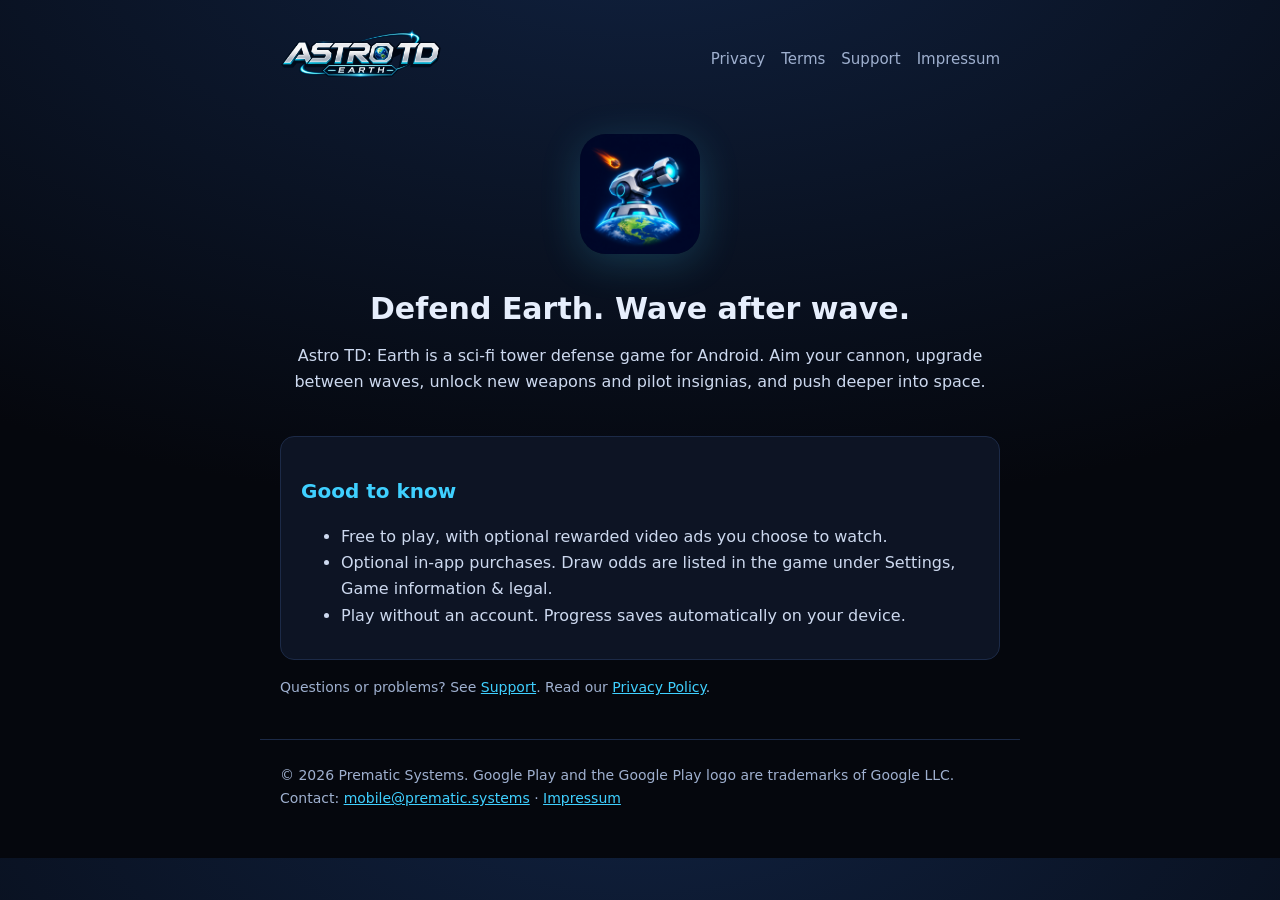
<file: index.html>
<!doctype html><html lang="en"><head><meta charset="utf-8"><meta name="viewport" content="width=device-width,initial-scale=1">
<title>Astro TD: Earth</title><meta name="description" content="Astro TD: Earth is a sci-fi tower defense game. Defend Earth from asteroids, comets and alien raiders."><link rel="icon" href="icon.png"><link rel="stylesheet" href="style.css"></head><body>
<header><a href="index.html"><img src="logo.webp" alt="Astro TD: Earth"></a><nav><a href="privacy.html">Privacy</a><a href="terms.html">Terms</a><a href="support.html">Support</a><a href="impressum.html">Impressum</a></nav></header><main>
<section class="hero"><img class="icon" src="icon.png" alt="Astro TD: Earth icon"><h1>Defend Earth. Wave after wave.</h1>
<p>Astro TD: Earth is a sci-fi tower defense game for Android. Aim your cannon, upgrade between waves, unlock new weapons and pilot insignias, and push deeper into space.</p>
</section>
<div class="card"><h2>Good to know</h2><ul>
<li>Free to play, with optional rewarded video ads you choose to watch.</li>
<li>Optional in-app purchases. Draw odds are listed in the game under Settings, Game information &amp; legal.</li>
<li>Play without an account. Progress saves automatically on your device.</li></ul></div>
<p class="muted">Questions or problems? See <a href="support.html">Support</a>. Read our <a href="privacy.html">Privacy Policy</a>.</p>
</main><footer>© 2026 Prematic Systems. Google Play and the Google Play logo are trademarks of Google LLC.<br>Contact: <a href="mailto:mobile@prematic.systems">mobile@prematic.systems</a> · <a href="impressum.html">Impressum</a></footer></body></html>
</file>
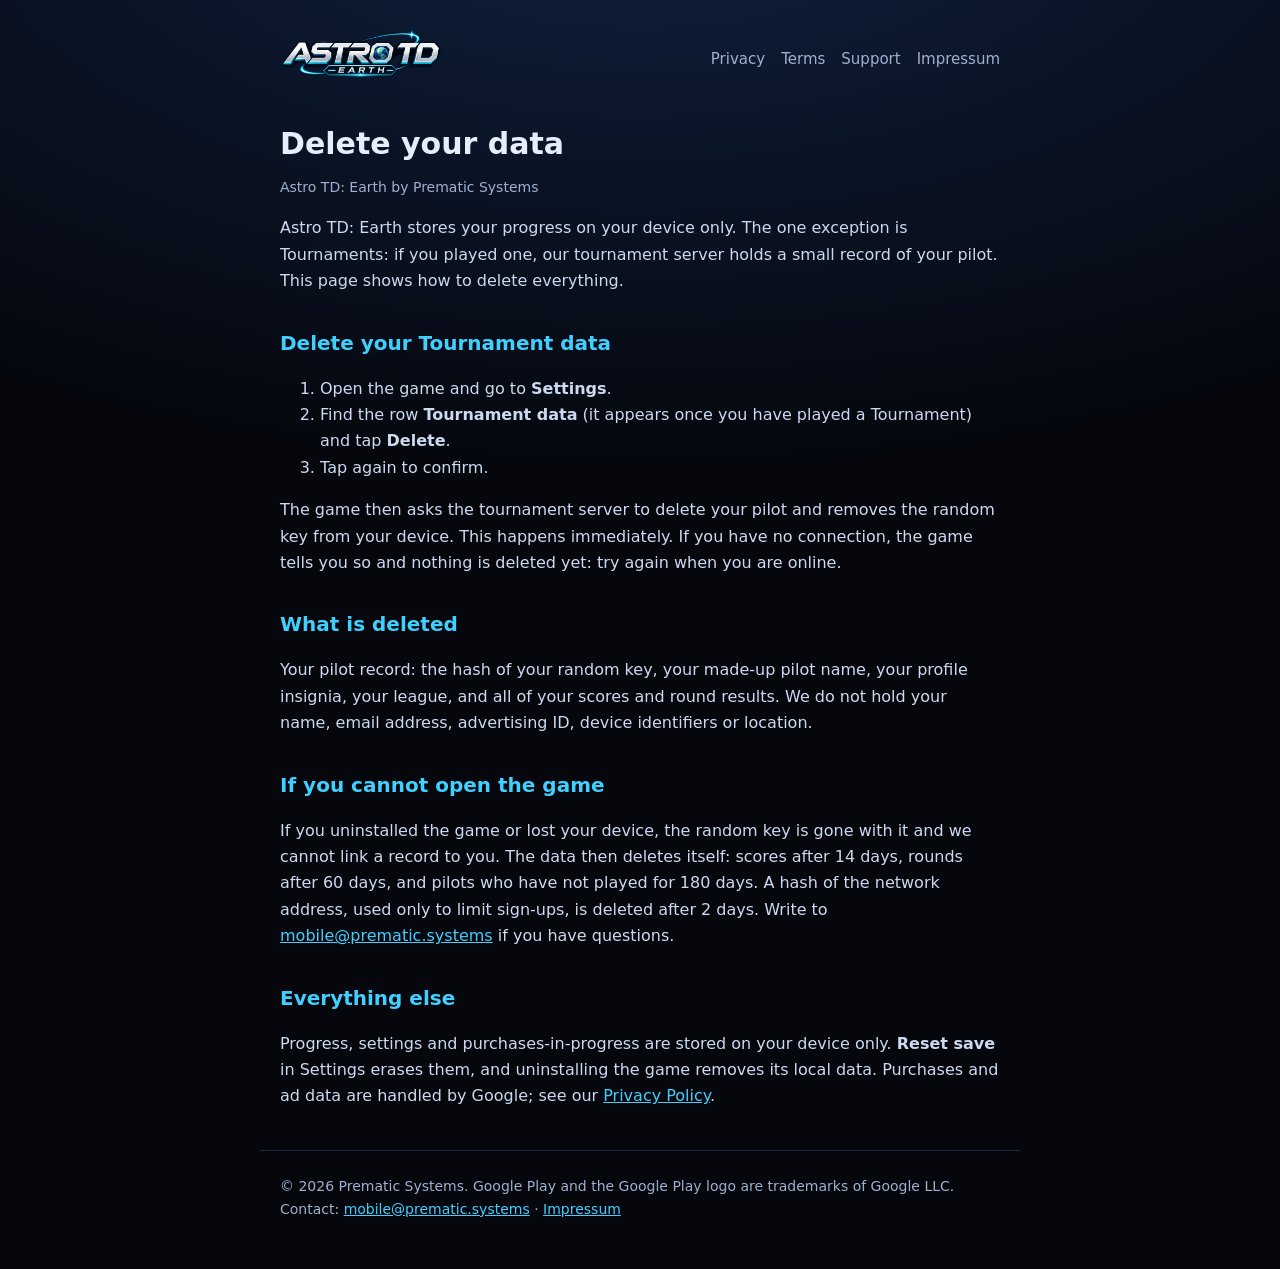
<file: delete-data.html>
<!doctype html><html lang="en"><head><meta charset="utf-8"><meta name="viewport" content="width=device-width,initial-scale=1">
<title>Delete your data · Astro TD: Earth</title><meta name="description" content="How to delete the data Astro TD: Earth stores about you."><link rel="icon" href="icon.png"><link rel="stylesheet" href="style.css"></head><body>
<header><a href="index.html"><img src="logo.webp" alt="Astro TD: Earth"></a><nav><a href="privacy.html">Privacy</a><a href="terms.html">Terms</a><a href="support.html">Support</a><a href="impressum.html">Impressum</a></nav></header><main>
<h1>Delete your data</h1><p class="muted">Astro TD: Earth by Prematic Systems</p>
<p>Astro TD: Earth stores your progress on your device only. The one exception is Tournaments: if you played one, our tournament server holds a small record of your pilot. This page shows how to delete everything.</p>
<h2>Delete your Tournament data</h2>
<ol>
<li>Open the game and go to <b>Settings</b>.</li>
<li>Find the row <b>Tournament data</b> (it appears once you have played a Tournament) and tap <b>Delete</b>.</li>
<li>Tap again to confirm.</li>
</ol>
<p>The game then asks the tournament server to delete your pilot and removes the random key from your device. This happens immediately. If you have no connection, the game tells you so and nothing is deleted yet: try again when you are online.</p>
<h2>What is deleted</h2>
<p>Your pilot record: the hash of your random key, your made-up pilot name, your profile insignia, your league, and all of your scores and round results. We do not hold your name, email address, advertising ID, device identifiers or location.</p>
<h2>If you cannot open the game</h2>
<p>If you uninstalled the game or lost your device, the random key is gone with it and we cannot link a record to you. The data then deletes itself: scores after 14 days, rounds after 60 days, and pilots who have not played for 180 days. A hash of the network address, used only to limit sign-ups, is deleted after 2 days. Write to <a href="mailto:mobile@prematic.systems">mobile@prematic.systems</a> if you have questions.</p>
<h2>Everything else</h2>
<p>Progress, settings and purchases-in-progress are stored on your device only. <b>Reset save</b> in Settings erases them, and uninstalling the game removes its local data. Purchases and ad data are handled by Google; see our <a href="privacy.html">Privacy Policy</a>.</p>
</main><footer>© 2026 Prematic Systems. Google Play and the Google Play logo are trademarks of Google LLC.<br>Contact: <a href="mailto:mobile@prematic.systems">mobile@prematic.systems</a> · <a href="impressum.html">Impressum</a></footer></body></html>
</file>
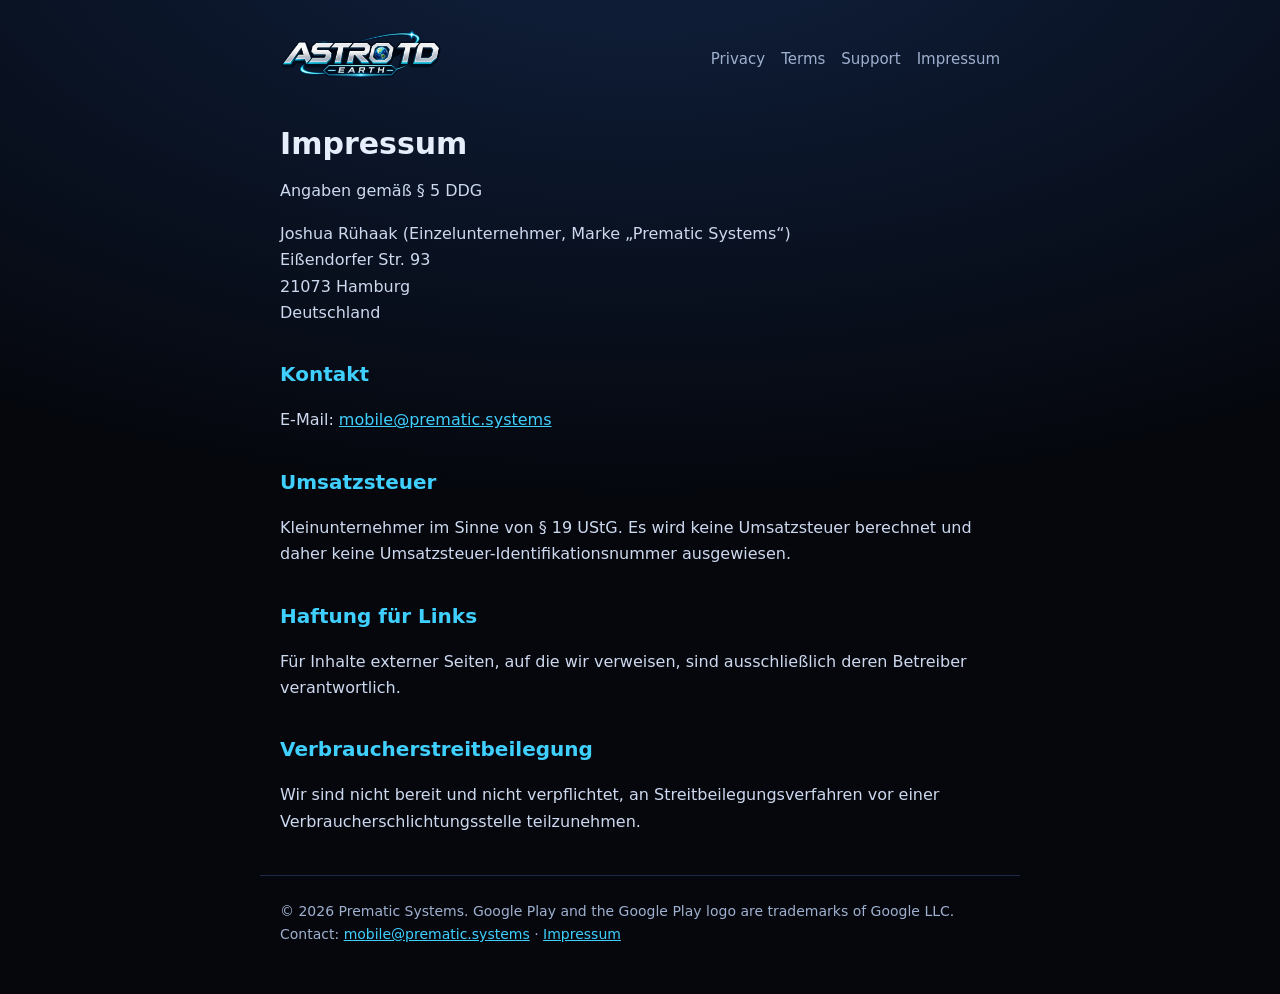
<file: impressum.html>
<!doctype html><html lang="de"><head><meta charset="utf-8"><meta name="viewport" content="width=device-width,initial-scale=1">
<title>Impressum · Astro TD: Earth</title><meta name="robots" content="noindex"><link rel="icon" href="icon.png"><link rel="stylesheet" href="style.css"></head><body>
<header><a href="index.html"><img src="logo.webp" alt="Astro TD: Earth"></a><nav><a href="privacy.html">Privacy</a><a href="terms.html">Terms</a><a href="support.html">Support</a><a href="impressum.html">Impressum</a></nav></header><main>
<h1>Impressum</h1>
<p>Angaben gemäß § 5 DDG</p>
<p>Joshua Rühaak (Einzelunternehmer, Marke „Prematic Systems“)<br>Eißendorfer Str. 93<br>21073 Hamburg<br>Deutschland</p>
<h2>Kontakt</h2>
<p>E-Mail: <a href="mailto:mobile@prematic.systems">mobile@prematic.systems</a></p>
<h2>Umsatzsteuer</h2>
<p>Kleinunternehmer im Sinne von § 19 UStG. Es wird keine Umsatzsteuer berechnet und daher keine Umsatzsteuer-Identifikationsnummer ausgewiesen.</p>
<h2>Haftung für Links</h2>
<p>Für Inhalte externer Seiten, auf die wir verweisen, sind ausschließlich deren Betreiber verantwortlich.</p>
<h2>Verbraucherstreitbeilegung</h2>
<p>Wir sind nicht bereit und nicht verpflichtet, an Streitbeilegungsverfahren vor einer Verbraucherschlichtungsstelle teilzunehmen.</p>
</main><footer>© 2026 Prematic Systems. Google Play and the Google Play logo are trademarks of Google LLC.<br>Contact: <a href="mailto:mobile@prematic.systems">mobile@prematic.systems</a> · <a href="impressum.html">Impressum</a></footer></body></html>
</file>
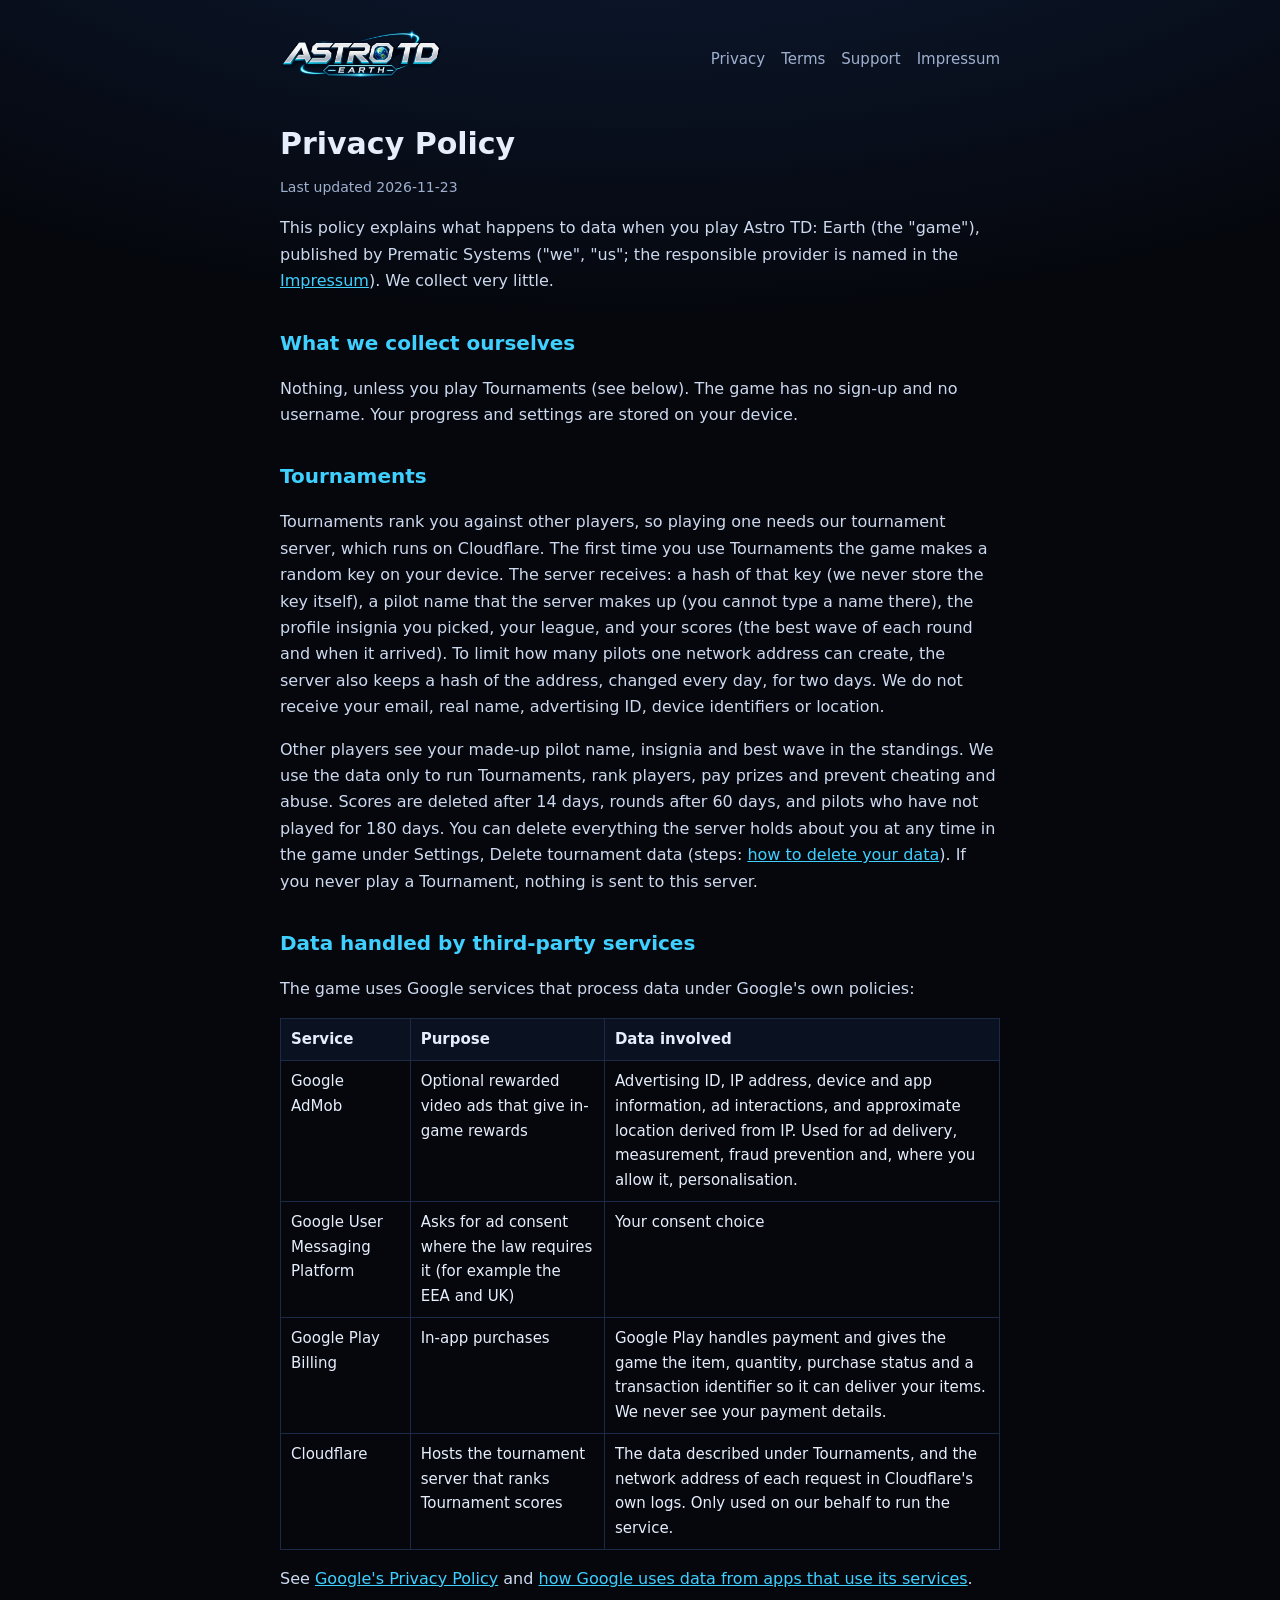
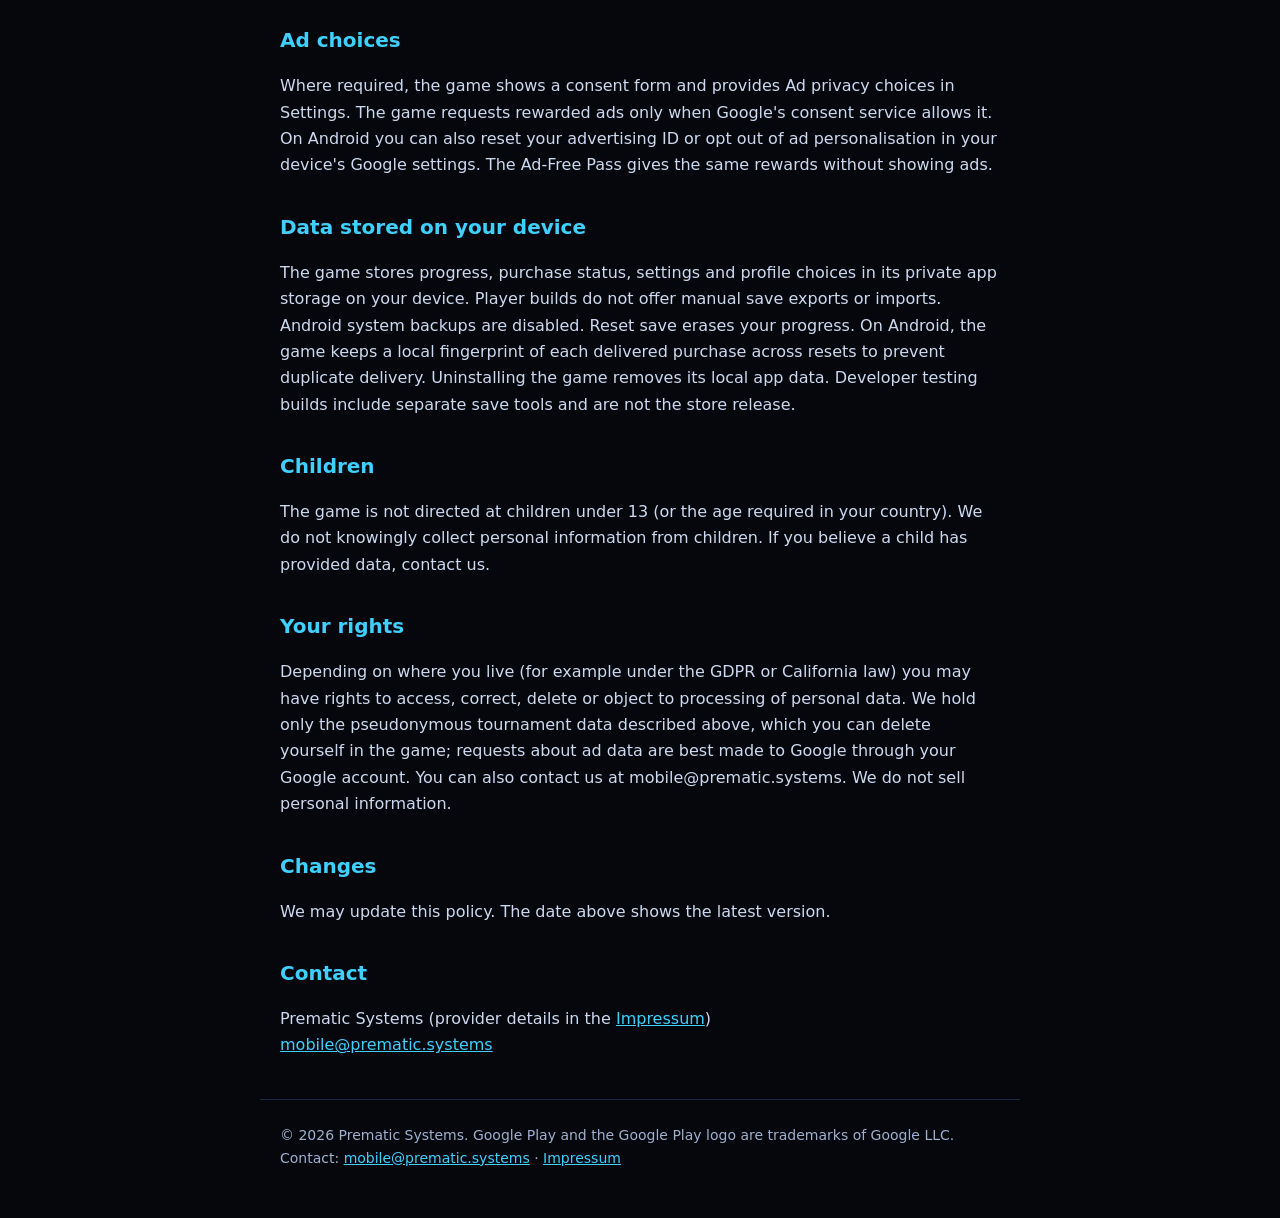
<file: privacy.html>
<!doctype html><html lang="en"><head><meta charset="utf-8"><meta name="viewport" content="width=device-width,initial-scale=1">
<title>Privacy Policy · Astro TD: Earth</title><meta name="description" content="How Astro TD: Earth handles your data."><link rel="icon" href="icon.png"><link rel="stylesheet" href="style.css"></head><body>
<header><a href="index.html"><img src="logo.webp" alt="Astro TD: Earth"></a><nav><a href="privacy.html">Privacy</a><a href="terms.html">Terms</a><a href="support.html">Support</a><a href="impressum.html">Impressum</a></nav></header><main>
<h1>Privacy Policy</h1><p class="muted">Last updated 2026-11-23</p>
<p>This policy explains what happens to data when you play Astro TD: Earth (the "game"), published by Prematic Systems ("we", "us"; the responsible provider is named in the <a href="impressum.html">Impressum</a>). We collect very little.</p>
<h2>What we collect ourselves</h2>
<p>Nothing, unless you play Tournaments (see below). The game has no sign-up and no username. Your progress and settings are stored on your device.</p>
<h2>Tournaments</h2>
<p>Tournaments rank you against other players, so playing one needs our tournament server, which runs on Cloudflare. The first time you use Tournaments the game makes a random key on your device. The server receives: a hash of that key (we never store the key itself), a pilot name that the server makes up (you cannot type a name there), the profile insignia you picked, your league, and your scores (the best wave of each round and when it arrived). To limit how many pilots one network address can create, the server also keeps a hash of the address, changed every day, for two days. We do not receive your email, real name, advertising ID, device identifiers or location.</p>
<p>Other players see your made-up pilot name, insignia and best wave in the standings. We use the data only to run Tournaments, rank players, pay prizes and prevent cheating and abuse. Scores are deleted after 14 days, rounds after 60 days, and pilots who have not played for 180 days. You can delete everything the server holds about you at any time in the game under Settings, Delete tournament data (steps: <a href="delete-data.html">how to delete your data</a>). If you never play a Tournament, nothing is sent to this server.</p>
<h2>Data handled by third-party services</h2>
<p>The game uses Google services that process data under Google's own policies:</p>
<table><tr><th>Service</th><th>Purpose</th><th>Data involved</th></tr>
<tr><td>Google AdMob</td><td>Optional rewarded video ads that give in-game rewards</td><td>Advertising ID, IP address, device and app information, ad interactions, and approximate location derived from IP. Used for ad delivery, measurement, fraud prevention and, where you allow it, personalisation.</td></tr>
<tr><td>Google User Messaging Platform</td><td>Asks for ad consent where the law requires it (for example the EEA and UK)</td><td>Your consent choice</td></tr>
<tr><td>Google Play Billing</td><td>In-app purchases</td><td>Google Play handles payment and gives the game the item, quantity, purchase status and a transaction identifier so it can deliver your items. We never see your payment details.</td></tr>
<tr><td>Cloudflare</td><td>Hosts the tournament server that ranks Tournament scores</td><td>The data described under Tournaments, and the network address of each request in Cloudflare's own logs. Only used on our behalf to run the service.</td></tr>
</table>
<p>See <a href="https://policies.google.com/privacy">Google's Privacy Policy</a> and <a href="https://policies.google.com/technologies/partner-sites">how Google uses data from apps that use its services</a>.</p>
<h2>Ad choices</h2>
<p>Where required, the game shows a consent form and provides Ad privacy choices in Settings. The game requests rewarded ads only when Google's consent service allows it. On Android you can also reset your advertising ID or opt out of ad personalisation in your device's Google settings. The Ad-Free Pass gives the same rewards without showing ads.</p>
<h2>Data stored on your device</h2>
<p>The game stores progress, purchase status, settings and profile choices in its private app storage on your device. Player builds do not offer manual save exports or imports. Android system backups are disabled. Reset save erases your progress. On Android, the game keeps a local fingerprint of each delivered purchase across resets to prevent duplicate delivery. Uninstalling the game removes its local app data. Developer testing builds include separate save tools and are not the store release.</p>
<h2>Children</h2>
<p>The game is not directed at children under 13 (or the age required in your country). We do not knowingly collect personal information from children. If you believe a child has provided data, contact us.</p>
<h2>Your rights</h2>
<p>Depending on where you live (for example under the GDPR or California law) you may have rights to access, correct, delete or object to processing of personal data. We hold only the pseudonymous tournament data described above, which you can delete yourself in the game; requests about ad data are best made to Google through your Google account. You can also contact us at mobile@prematic.systems. We do not sell personal information.</p>
<h2>Changes</h2>
<p>We may update this policy. The date above shows the latest version.</p>
<h2>Contact</h2><p>Prematic Systems (provider details in the <a href="impressum.html">Impressum</a>)<br><a href="mailto:mobile@prematic.systems">mobile@prematic.systems</a></p>
</main><footer>© 2026 Prematic Systems. Google Play and the Google Play logo are trademarks of Google LLC.<br>Contact: <a href="mailto:mobile@prematic.systems">mobile@prematic.systems</a> · <a href="impressum.html">Impressum</a></footer></body></html>
</file>
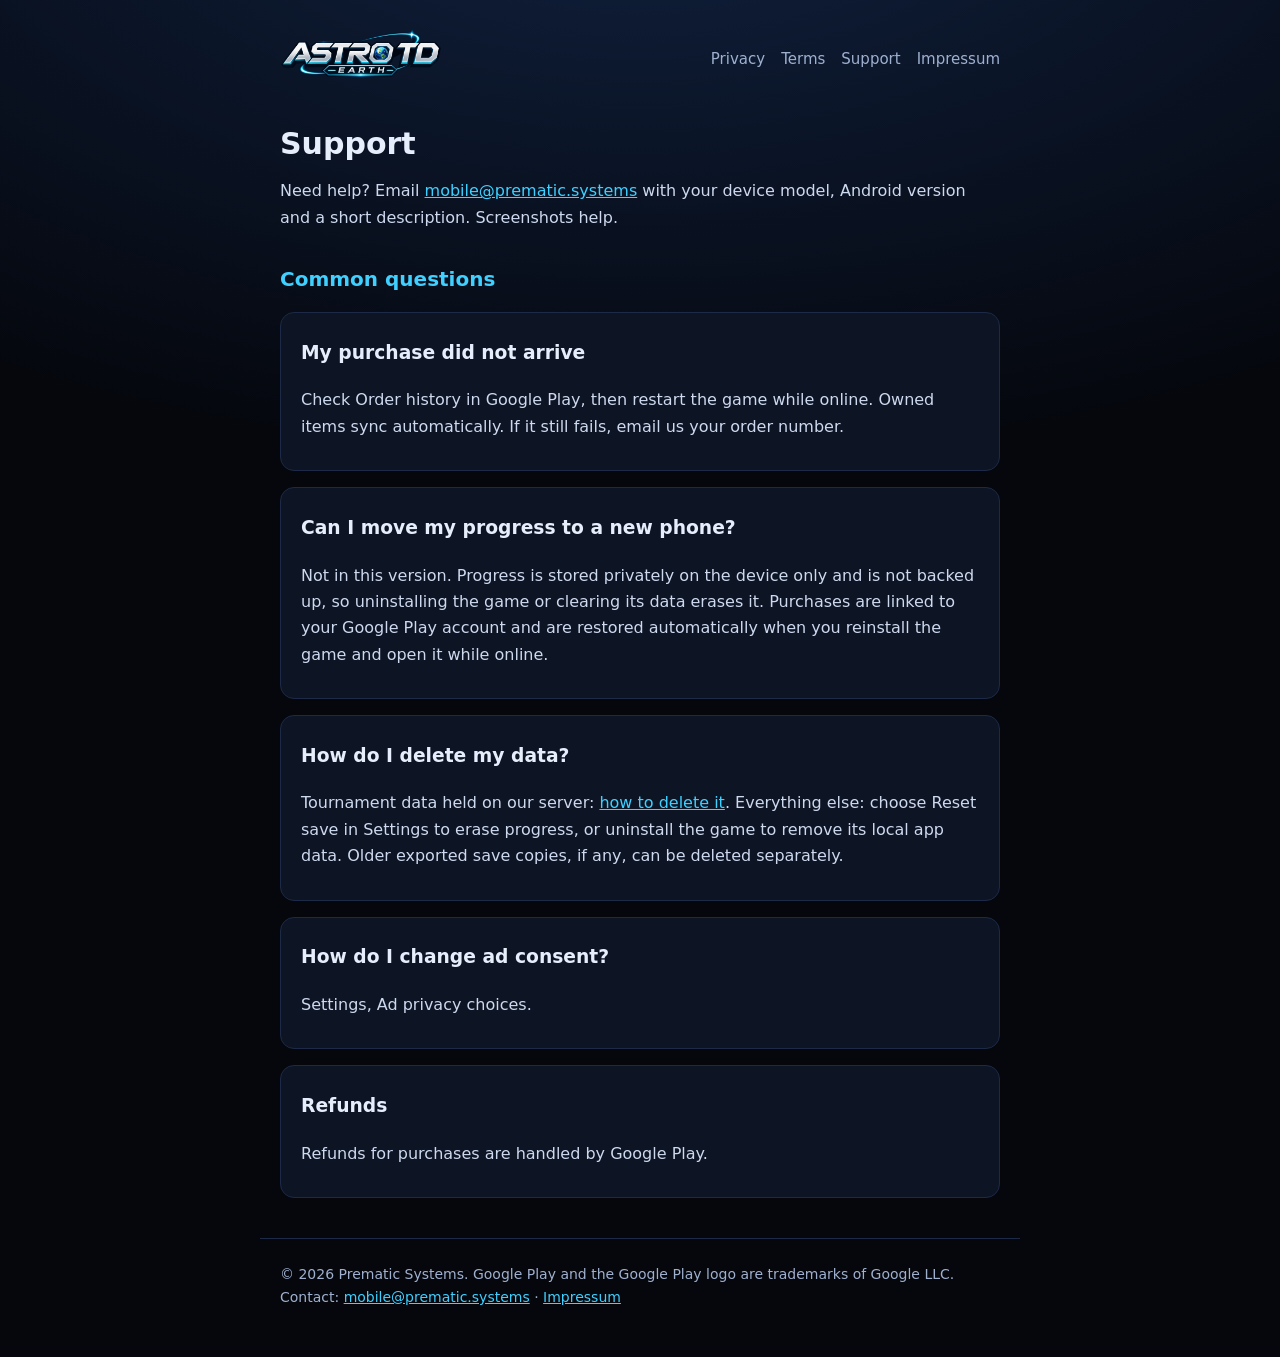
<file: support.html>
<!doctype html><html lang="en"><head><meta charset="utf-8"><meta name="viewport" content="width=device-width,initial-scale=1">
<title>Support · Astro TD: Earth</title><meta name="description" content="Help and contact for Astro TD: Earth."><link rel="icon" href="icon.png"><link rel="stylesheet" href="style.css"></head><body>
<header><a href="index.html"><img src="logo.webp" alt="Astro TD: Earth"></a><nav><a href="privacy.html">Privacy</a><a href="terms.html">Terms</a><a href="support.html">Support</a><a href="impressum.html">Impressum</a></nav></header><main>
<h1>Support</h1>
<p>Need help? Email <a href="mailto:mobile@prematic.systems">mobile@prematic.systems</a> with your device model, Android version and a short description. Screenshots help.</p>
<h2>Common questions</h2>
<div class="card"><h3>My purchase did not arrive</h3><p>Check Order history in Google Play, then restart the game while online. Owned items sync automatically. If it still fails, email us your order number.</p></div>
<div class="card"><h3>Can I move my progress to a new phone?</h3><p>Not in this version. Progress is stored privately on the device only and is not backed up, so uninstalling the game or clearing its data erases it. Purchases are linked to your Google Play account and are restored automatically when you reinstall the game and open it while online.</p></div>
<div class="card"><h3>How do I delete my data?</h3><p>Tournament data held on our server: <a href="delete-data.html">how to delete it</a>. Everything else: choose Reset save in Settings to erase progress, or uninstall the game to remove its local app data. Older exported save copies, if any, can be deleted separately.</p></div>
<div class="card"><h3>How do I change ad consent?</h3><p>Settings, Ad privacy choices.</p></div>
<div class="card"><h3>Refunds</h3><p>Refunds for purchases are handled by Google Play.</p></div>
</main><footer>© 2026 Prematic Systems. Google Play and the Google Play logo are trademarks of Google LLC.<br>Contact: <a href="mailto:mobile@prematic.systems">mobile@prematic.systems</a> · <a href="impressum.html">Impressum</a></footer></body></html>
</file>
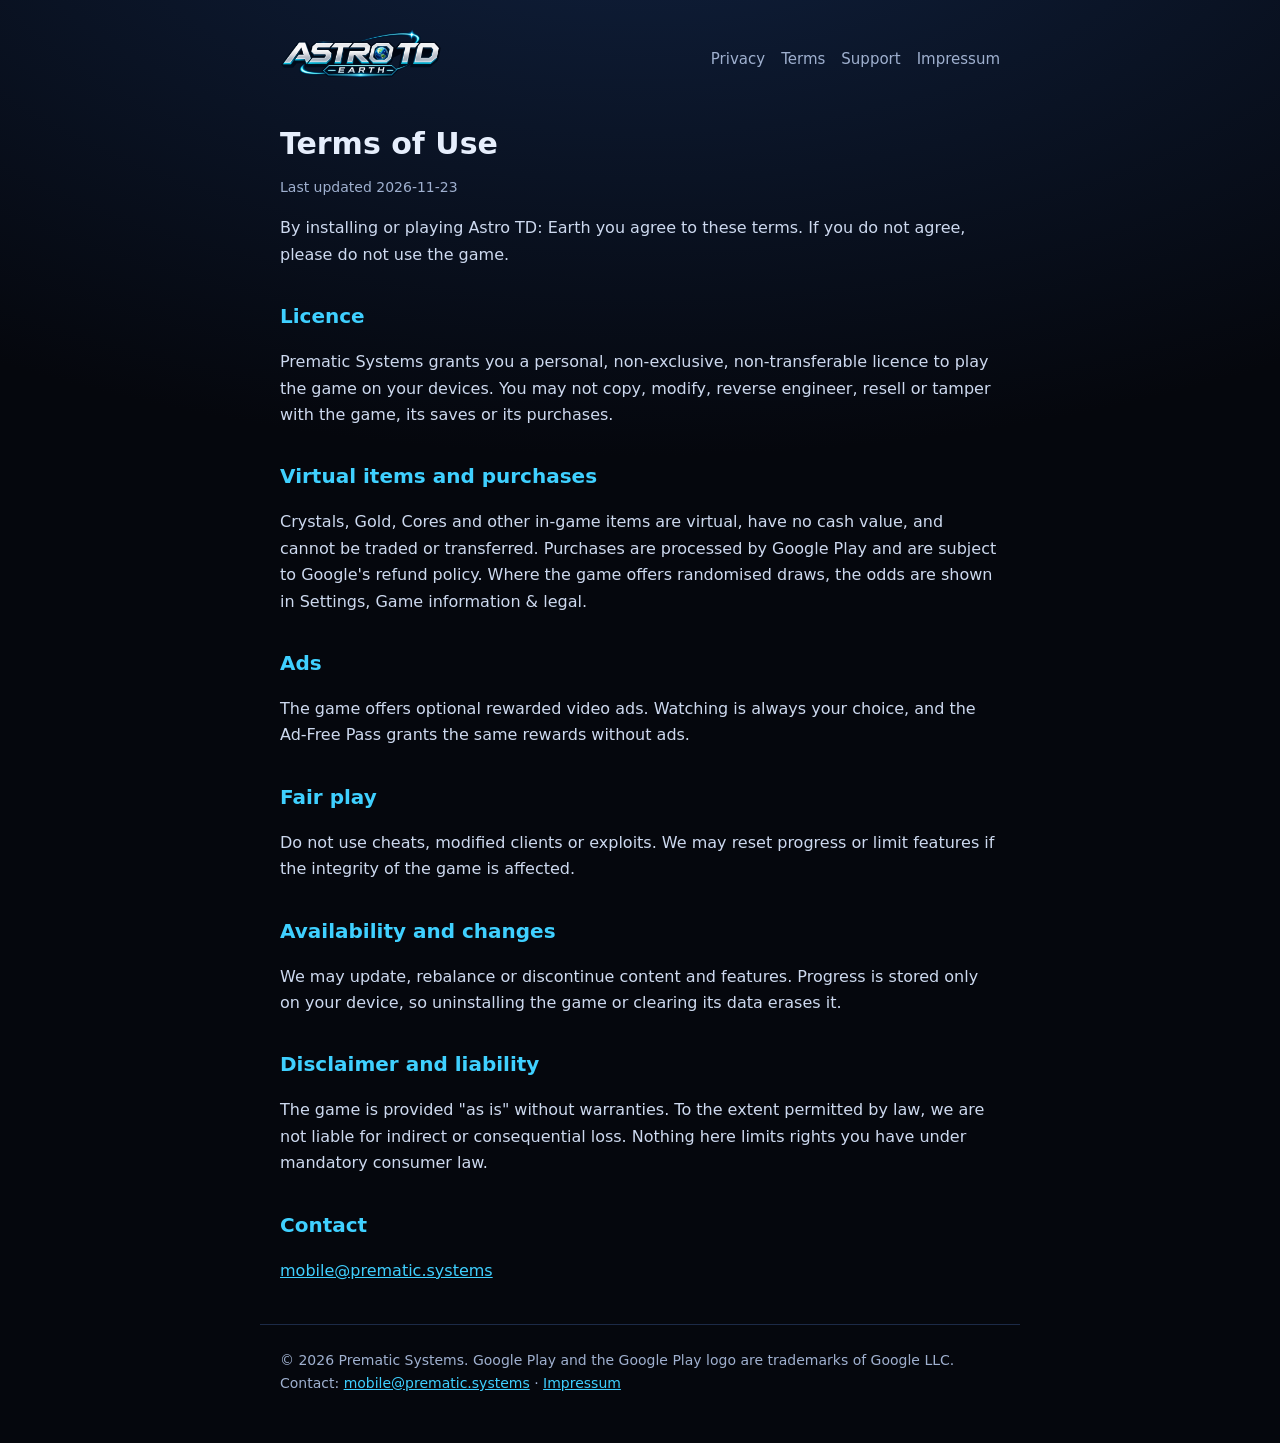
<file: terms.html>
<!doctype html><html lang="en"><head><meta charset="utf-8"><meta name="viewport" content="width=device-width,initial-scale=1">
<title>Terms of Use · Astro TD: Earth</title><meta name="description" content="Terms of Use for Astro TD: Earth."><link rel="icon" href="icon.png"><link rel="stylesheet" href="style.css"></head><body>
<header><a href="index.html"><img src="logo.webp" alt="Astro TD: Earth"></a><nav><a href="privacy.html">Privacy</a><a href="terms.html">Terms</a><a href="support.html">Support</a><a href="impressum.html">Impressum</a></nav></header><main>
<h1>Terms of Use</h1><p class="muted">Last updated 2026-11-23</p>
<p>By installing or playing Astro TD: Earth you agree to these terms. If you do not agree, please do not use the game.</p>
<h2>Licence</h2><p>Prematic Systems grants you a personal, non-exclusive, non-transferable licence to play the game on your devices. You may not copy, modify, reverse engineer, resell or tamper with the game, its saves or its purchases.</p>
<h2>Virtual items and purchases</h2><p>Crystals, Gold, Cores and other in-game items are virtual, have no cash value, and cannot be traded or transferred. Purchases are processed by Google Play and are subject to Google's refund policy. Where the game offers randomised draws, the odds are shown in Settings, Game information &amp; legal.</p>
<h2>Ads</h2><p>The game offers optional rewarded video ads. Watching is always your choice, and the Ad-Free Pass grants the same rewards without ads.</p>
<h2>Fair play</h2><p>Do not use cheats, modified clients or exploits. We may reset progress or limit features if the integrity of the game is affected.</p>
<h2>Availability and changes</h2><p>We may update, rebalance or discontinue content and features. Progress is stored only on your device, so uninstalling the game or clearing its data erases it.</p>
<h2>Disclaimer and liability</h2><p>The game is provided "as is" without warranties. To the extent permitted by law, we are not liable for indirect or consequential loss. Nothing here limits rights you have under mandatory consumer law.</p>
<h2>Contact</h2><p><a href="mailto:mobile@prematic.systems">mobile@prematic.systems</a></p>
</main><footer>© 2026 Prematic Systems. Google Play and the Google Play logo are trademarks of Google LLC.<br>Contact: <a href="mailto:mobile@prematic.systems">mobile@prematic.systems</a> · <a href="impressum.html">Impressum</a></footer></body></html>
</file>
<file: style.css>
:root{color-scheme:dark;--bg:#05070d;--panel:#0d1424;--line:#1c2a47;--text:#e6eefc;--dim:#9fb0cf;--accent:#3fd0ff}
*{box-sizing:border-box}
body{margin:0;background:radial-gradient(1200px 600px at 50% -10%,#10213f,var(--bg));color:var(--text);font:16px/1.65 system-ui,-apple-system,Segoe UI,Roboto,sans-serif}
main,header,footer{max-width:760px;margin:0 auto;padding:0 20px}
header{padding-top:28px;padding-bottom:8px;display:flex;align-items:center;justify-content:space-between;gap:12px;flex-wrap:wrap}
header img{height:54px;width:auto}
nav a{color:var(--dim);text-decoration:none;margin-left:16px;font-size:15px}
nav a:hover{color:var(--accent)}
h1{font-size:30px;line-height:1.2;margin:28px 0 8px}
h2{font-size:20px;margin:32px 0 6px;color:var(--accent)}
p,li{color:#cdd9ef}
a{color:var(--accent)}
.card{background:var(--panel);border:1px solid var(--line);border-radius:14px;padding:6px 20px 14px;margin:16px 0}
.hero{text-align:center;padding:36px 0 8px}
.hero img.icon{width:120px;height:120px;border-radius:26px;box-shadow:0 8px 40px #3fd0ff33}
.btn{display:inline-block;background:var(--accent);color:#04101c;font-weight:700;padding:12px 22px;border-radius:12px;text-decoration:none;margin-top:10px}
.muted{color:var(--dim);font-size:14px}
footer{padding-top:24px;padding-bottom:48px;color:var(--dim);font-size:14px;border-top:1px solid var(--line);margin-top:40px}
table{width:100%;border-collapse:collapse;margin:12px 0;font-size:15px}
th,td{border:1px solid var(--line);padding:8px 10px;text-align:left;vertical-align:top}
th{background:#0a1120}
@media(max-width:560px){table,tbody,tr,td,th{display:block}th{display:none}td{border:0;padding:4px 10px}tr{border:1px solid var(--line);border-radius:10px;margin:8px 0;padding:6px 0}}
</file>
